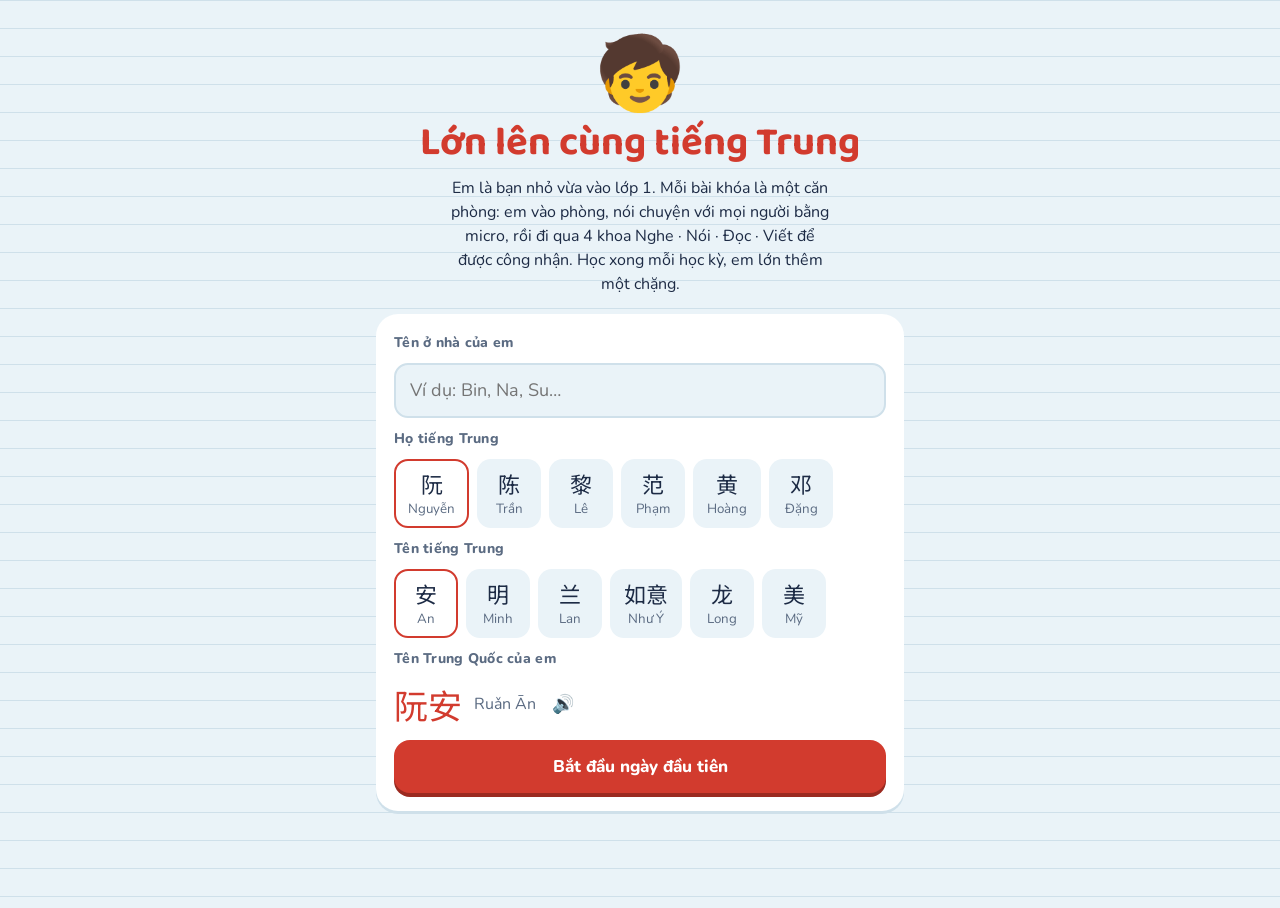
<file: index.html>
<!doctype html>
<html lang="vi">
<head>
<meta charset="utf-8">
<meta name="viewport" content="width=device-width, initial-scale=1, viewport-fit=cover">
<title>Lớn lên cùng tiếng Trung</title>
<meta name="theme-color" content="#D23B2E">
<link rel="manifest" href="manifest.webmanifest">
<link rel="icon" href="icon.svg">
<link rel="preconnect" href="https://fonts.googleapis.com"><link rel="preconnect" href="https://fonts.gstatic.com" crossorigin><link rel="stylesheet" href="https://fonts.googleapis.com/css2?family=Baloo+2:wght@600;800&family=Noto+Sans+SC:wght@500;700&family=Nunito:wght@400;700;800&display=swap">
<link rel="stylesheet" href="style.css">
</head>
<body>
<div id="app"></div>
<script src="vendor/three.min.js"></script>
<script src="vendor/OrbitControls.js"></script>
<script src="vendor/hanzi-writer.min.js"></script>
<script src="content-hk1.js"></script>
<script src="content-hk1b.js"></script>
<script src="content-hk1-book.js"></script>
<script src="content-hk1c.js"></script>
<script src="content-hk3.js"></script>
<script src="content-hk4.js"></script>
<script src="content-hk4b.js"></script>
<script src="strokes-hk1.js"></script>
<script src="world.js"></script>
<script src="app.js"></script>
</body>
</html>
</file>
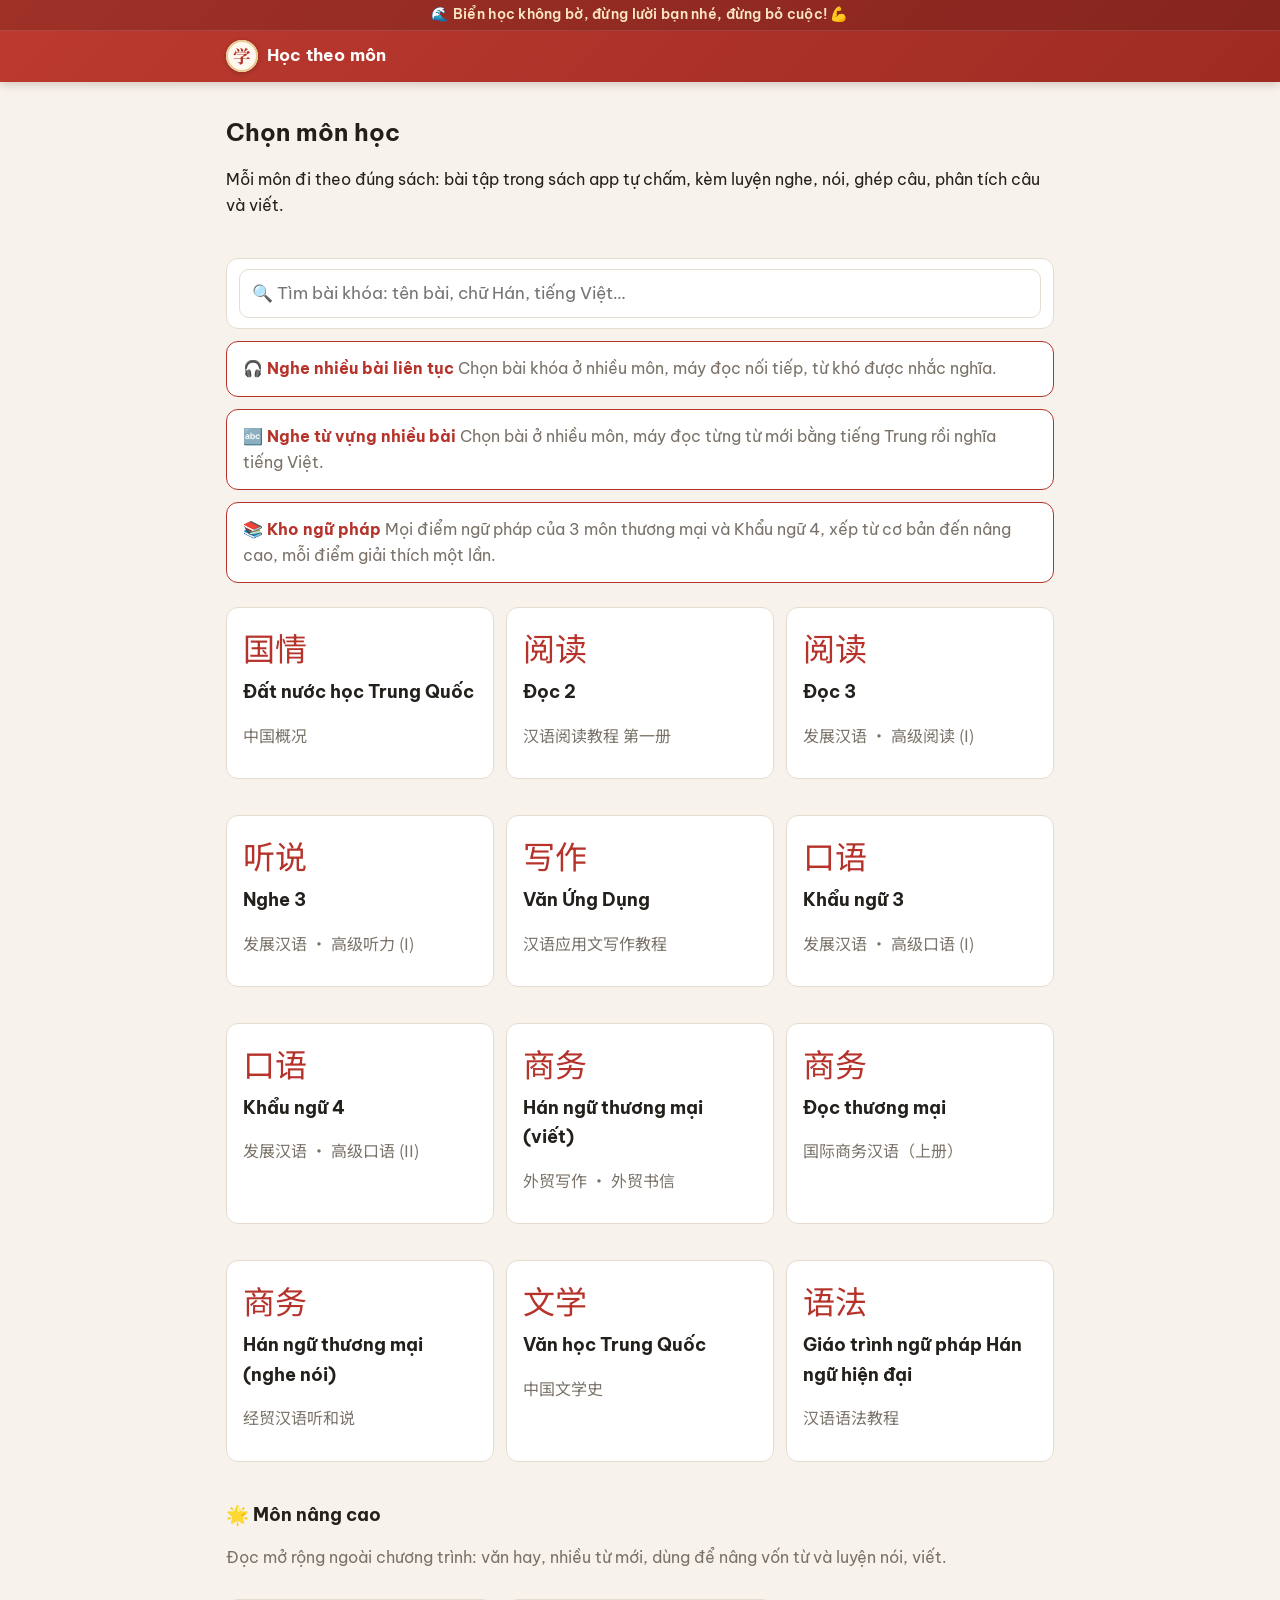
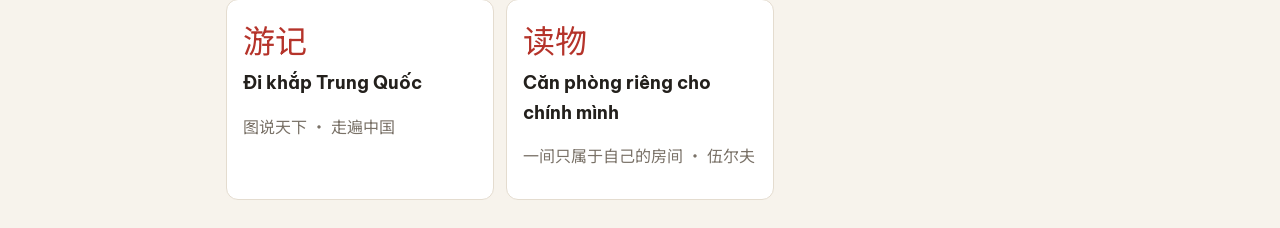
<file: hoc/index.html>
<!doctype html>
<html lang="vi">
<head>
<meta charset="utf-8">
<meta name="viewport" content="width=device-width, initial-scale=1, viewport-fit=cover">
<title>Học tiếng Trung theo môn</title>
<meta name="theme-color" content="#B5332A">
<link rel="manifest" href="manifest.webmanifest">
<link rel="icon" href="icon.svg">
<link rel="stylesheet" href="https://fonts.googleapis.com/css2?family=Noto+Serif+SC:wght@500;700&family=Noto+Sans+SC:wght@400;700&family=Be+Vietnam+Pro:wght@400;600;700&display=swap">
<link rel="stylesheet" href="style.css">
</head>
<body>
<header id="top"><div class="motto">🌊 Biển học không bờ, đừng lười bạn nhé, đừng bỏ cuộc! 💪</div><div class="hbar"><a href="#/" id="home"><span class="logo">学</span><span>Học theo môn</span></a><span id="crumb"></span></div></header>
<script>(function(){var t=document.getElementById('top');function f(){document.documentElement.style.setProperty('--hdr',t.offsetHeight+'px');}f();addEventListener('resize',f);addEventListener('load',f);if(window.ResizeObserver)new ResizeObserver(f).observe(t);})();</script>
<main id="app"></main>
<script src="data/index.js"></script>
<script src="app.js"></script>
</body>
</html>
</file>
<file: style.css>
/* Layout: một cột kiểu vở ô li, thẻ chữ Hán vẽ trên ô 田字格 đỏ; thế giới game sáng, một giao diện cố định */
:root {
  --paper: #EAF3F8;      /* giấy vở xanh nhạt */
  --rule: #CFE0EA;       /* dòng kẻ */
  --ink: #1D2B45;        /* mực xanh than */
  --muted: #5B6B82;
  --card: #FFFFFF;
  --red: #D23B2E;        /* đỏ ô 田字格 */
  --red-soft: #F6D3CE;
  --jade: #128564;       /* đúng */
  --jade-soft: #D3F0E5;
  --sun: #F4B42A;        /* sao */
  --sky: #9ED3EE;
  --f-display: 'Baloo 2', 'Nunito', system-ui, sans-serif;
  --f-body: 'Nunito', system-ui, -apple-system, 'Segoe UI', sans-serif;
  --f-hz: 'Noto Sans SC', 'PingFang SC', 'Microsoft YaHei', 'KaiTi', sans-serif;
  color-scheme: light;
}
html, body { height: 100%; }
body {
  background: var(--paper);
  background-image: linear-gradient(var(--rule) 1px, transparent 1px);
  background-size: 100% 28px;
  color: var(--ink);
  font-family: var(--f-body);
  font-size: 16px;
  line-height: 1.5;
}
#app { max-width: 560px; margin: 0 auto; min-height: 100%; padding-left: max(16px, env(safe-area-inset-left, 0px)); padding-right: max(16px, env(safe-area-inset-right, 0px)); padding-block: 12px 32px; box-sizing: border-box; }
* { box-sizing: border-box; }
button { font: inherit; color: inherit; cursor: pointer; border: 0; background: none; }
button:focus-visible, input:focus-visible { outline: 3px solid var(--red); outline-offset: 2px; }
button:disabled { cursor: default; }
.zh { font-family: var(--f-hz); }
h1, h2, h3 { font-family: var(--f-display); line-height: 1.15; text-wrap: balance; margin: 0; }
.screen { display: flex; flex-direction: column; gap: 14px; }
.hint { color: var(--muted); margin: 0; }
.pad { padding: 0 4px; }

/* thanh trên */
.top { display: flex; align-items: center; gap: 10px; background: var(--card); border-radius: 18px; padding: 8px 10px; box-shadow: 0 2px 0 var(--rule); position: sticky; top: env(safe-area-inset-top, 0px); z-index: 5; }
.me-face { font-size: 30px; line-height: 1; }
.who { display: flex; flex-direction: column; min-width: 0; flex: 1; }
.who b { font-family: var(--f-display); font-size: 18px; }
.who small { color: var(--muted); white-space: nowrap; overflow: hidden; text-overflow: ellipsis; }
.star-count { font-weight: 800; color: var(--ink); background: #FFF4D6; border-radius: 999px; padding: 4px 10px; font-variant-numeric: tabular-nums; }
.star-count::first-letter { color: var(--sun); }
.icon-btn { width: 40px; height: 40px; border-radius: 12px; background: var(--paper); font-size: 20px; font-family: var(--f-hz); font-weight: 700; display: grid; place-items: center; flex: none; }

/* mở đầu */
.hero { text-align: center; padding: 18px 8px 4px; display: flex; flex-direction: column; gap: 10px; align-items: center; }
.hero-face { font-size: 72px; line-height: 1; animation: bob 2.4s ease-in-out infinite; }
.hero h1 { font-size: clamp(30px, 8vw, 40px); color: var(--red); }
.hero p { max-width: 38ch; margin: 0; color: var(--ink); }
.card { background: var(--card); border-radius: 22px; padding: 18px; box-shadow: 0 3px 0 var(--rule); }
.form { display: flex; flex-direction: column; gap: 10px; }
.form label, .form .lbl { font-weight: 800; font-size: 14px; letter-spacing: .02em; color: var(--muted); }
.form input[type=text] { font: inherit; font-size: 18px; padding: 12px 14px; border-radius: 14px; border: 2px solid var(--rule); background: var(--paper); color: var(--ink); }
.chips { display: flex; flex-wrap: wrap; gap: 8px; }
.chip { display: flex; flex-direction: column; align-items: center; padding: 6px 12px; border-radius: 14px; background: var(--paper); border: 2px solid transparent; min-width: 64px; }
.chip .zh { font-size: 22px; }
.chip small { color: var(--muted); }
.chip.on { border-color: var(--red); background: #FFF; }
.name-preview { display: flex; align-items: center; gap: 12px; }
.name-preview .zh { font-size: 34px; color: var(--red); }
.name-preview .py { color: var(--muted); }

/* nút */
.btn { padding: 14px 18px; border-radius: 16px; font-weight: 800; font-size: 17px; background: var(--card); box-shadow: 0 3px 0 var(--rule); }
.btn.primary { background: var(--red); color: #fff; box-shadow: 0 4px 0 #9B2A20; }
.btn.danger { background: var(--red-soft); color: #8E2218; box-shadow: none; }
.btn:active { transform: translateY(2px); box-shadow: none; }
.speak { font-size: 18px; padding: 4px; border-radius: 10px; }

/* hành trình lớn lên */
.journey { display: grid; grid-template-columns: repeat(4, 1fr); gap: 8px; position: relative; }
.stage { display: flex; flex-direction: column; align-items: center; padding: 8px 4px; border-radius: 16px; background: var(--card); border: 2px solid transparent; }
.stage-face { font-size: 30px; line-height: 1.1; }
.stage b { font-family: var(--f-display); }
.stage small { color: var(--muted); font-size: 12px; text-align: center; }
.stage.on { border-color: var(--red); }
.stage.locked .stage-face { filter: grayscale(1); opacity: .45; }
.stage.done b::after { content: ' ★'; color: var(--sun); }
.sem-head { padding: 0 4px; }
.sem-head h2 { font-size: 26px; }
.sem-head p { margin: 4px 0 0; }
.sem-head small { color: var(--muted); }

/* danh sách ngày */
.days { list-style: none; margin: 0; padding: 0; display: flex; flex-direction: column; gap: 10px; }
.day { width: 100%; display: grid; grid-template-columns: 68px 1fr auto; gap: 12px; align-items: center; text-align: left; padding: 12px; border-radius: 20px; background: var(--card); box-shadow: 0 3px 0 var(--rule); border-left: 8px solid var(--scene, var(--sky)); }
.day.shut { opacity: .55; }
.clock { display: flex; flex-direction: column; align-items: center; background: var(--paper); border-radius: 14px; padding: 6px 4px; }
.clock b { font-family: var(--f-display); font-size: 18px; font-variant-numeric: tabular-nums; }
.clock small { color: var(--muted); font-size: 12px; }
.day-body { min-width: 0; }
.day-vi { font-weight: 800; }
.day-zh { font-family: var(--f-hz); font-size: 20px; color: var(--red); }
.day-py { color: var(--muted); font-size: 14px; }
.stars { color: var(--sun); font-size: 18px; letter-spacing: 1px; }
.locked-note p { margin: 6px 0 0; color: var(--muted); }

/* màu cảnh */
.scene-bedroom { --scene: #F7B9A0; --sceneBg: linear-gradient(180deg, #FFD9C2, #FCEFD8); }
.scene-kitchen { --scene: #F4C95D; --sceneBg: linear-gradient(180deg, #FFE9A8, #FFF6DB); }
.scene-street { --scene: #8CC8A4; --sceneBg: linear-gradient(180deg, #BFE6F7 60%, #A7D9B4 60%); }
.scene-gate { --scene: #E98E78; --sceneBg: linear-gradient(180deg, #C9E9FA 55%, #E9B8A6 55%); }
.scene-living { --scene: #B9A3E3; --sceneBg: linear-gradient(180deg, #E5DAFA, #F6F1FF); }
.scene-classroom { --scene: #3E8D6D; --sceneBg: linear-gradient(180deg, #2F6E55 62%, #C8A27A 62%); }
.scene-canteen { --scene: #F09B4E; --sceneBg: linear-gradient(180deg, #FFD6A8, #FFF0DF); }
.scene-market { --scene: #E6604E; --sceneBg: repeating-linear-gradient(90deg, #F8C9C1 0 22px, #FFF 22px 44px); }

/* bài học */
.lesson-head { display: flex; justify-content: space-between; align-items: center; gap: 10px; padding: 12px 14px; border-radius: 18px; background: var(--sceneBg, var(--card)); }
.lesson-head small { display: block; font-weight: 700; color: var(--ink); opacity: .75; }
.lesson-head b { font-family: var(--f-display); font-size: 20px; }
.scene-classroom.lesson-head { color: #fff; }
.scene-classroom.lesson-head small { color: #fff; }
.lesson-zh { font-family: var(--f-hz); font-size: 20px; background: rgba(255,255,255,.85); color: var(--red); border-radius: 12px; padding: 2px 10px; flex: none; }
.progress { display: flex; gap: 4px; }
.progress span { flex: 1; height: 8px; border-radius: 4px; background: var(--rule); }
.progress .d { background: var(--jade); }
.progress .c { background: var(--red); }
.dock { position: sticky; bottom: 0; display: flex; flex-direction: column; gap: 10px; padding: 12px 0 calc(8px + env(safe-area-inset-bottom, 0px)); background: linear-gradient(transparent, var(--paper) 18px); }
.dock.row { flex-direction: row; flex-wrap: wrap; }
.dock.row .btn { flex: 1 1 200px; }

/* câu chuyện */
.story { display: flex; flex-direction: column; gap: 10px; }
.stage-art { height: 86px; border-radius: 18px; background: var(--sceneBg); display: grid; place-items: center; overflow: hidden; }
.stage-art .prop { font-size: 40px; letter-spacing: 14px; }
.chat { display: flex; flex-direction: column; gap: 10px; }
.msg { display: flex; gap: 8px; align-items: flex-end; animation: pop .25s ease-out; }
.msg .face { font-size: 34px; line-height: 1; flex: none; }
.msg .bub { position: relative; background: var(--card); border-radius: 18px 18px 18px 6px; padding: 8px 40px 10px 12px; box-shadow: 0 2px 0 var(--rule); min-width: 0; max-width: 85%; }
.msg .bub .speak { position: absolute; right: 6px; top: 6px; }
.msg .name { color: var(--muted); font-weight: 700; font-size: 12px; }
.msg.me { flex-direction: row-reverse; }
.msg.me .bub { background: #FFE9E5; border-radius: 18px 18px 6px 18px; }
.msg.panda .bub { background: #F2F7EE; padding-right: 12px; }
.narr { margin: 2px 0 0; }
.hz-block .zh { font-size: 24px; line-height: 1.3; }
.hz-block .py { color: var(--red); font-size: 15px; }
.hz-block .vi { color: var(--muted); font-size: 14px; }
.hz-block.big { text-align: center; }
.hz-block.big .zh { font-size: 38px; }
.prompt { margin: 0; font-weight: 800; }
.opts { display: flex; flex-direction: column; gap: 8px; }
.opt { text-align: left; background: var(--card); border: 2px solid var(--rule); border-radius: 16px; padding: 10px 14px; }
.opt:hover:not(:disabled) { border-color: var(--red); }
.opt:disabled { opacity: .4; text-decoration: line-through; }

/* thẻ từ, ô 田字格 */
.vocab-grid { display: grid; grid-template-columns: repeat(auto-fill, minmax(118px, 1fr)); gap: 10px; }
.vcard { display: flex; flex-direction: column; align-items: center; gap: 2px; background: var(--card); border-radius: 18px; padding: 10px 6px 12px; box-shadow: 0 3px 0 var(--rule); }
.vcard .pic { font-size: 26px; }
.tzg { --s: 68px; min-width: var(--s); height: var(--s); padding: 0 4px; display: grid; place-items: center; font-size: 40px; line-height: 1; color: var(--ink); border: 2px solid var(--red);
  background:
    linear-gradient(var(--red-soft), var(--red-soft)) center / 100% 1px no-repeat,
    linear-gradient(90deg, transparent calc(50% - .5px), var(--red-soft) calc(50% - .5px), var(--red-soft) calc(50% + .5px), transparent calc(50% + .5px)),
    #FFFCFB; }
.vcard .py { color: var(--red); font-weight: 700; }
.vcard .vi { color: var(--muted); font-size: 13px; text-align: center; }

/* trò chơi */
.quiz { display: flex; flex-direction: column; gap: 12px; align-items: stretch; }
.big-speak { align-self: center; width: 96px; height: 96px; border-radius: 50%; background: var(--red); color: #fff; font-size: 42px; box-shadow: 0 5px 0 #9B2A20; }
.pick-grid { display: grid; grid-template-columns: 1fr 1fr; gap: 10px; }
.pick { background: var(--card); border-radius: 18px; padding: 14px 8px; display: flex; flex-direction: column; align-items: center; gap: 4px; border: 3px solid transparent; box-shadow: 0 3px 0 var(--rule); }
.pick .pic { font-size: 44px; line-height: 1.1; }
.pick small { color: var(--muted); }
.pick:disabled:not(.right) { opacity: .35; }
.right { border-color: var(--jade) !important; background: var(--jade-soft) !important; }
.tone-char { align-self: center; display: flex; flex-direction: column; align-items: center; background: var(--card); border-radius: 22px; padding: 12px 30px; box-shadow: 0 3px 0 var(--rule); }
.tone-char .zh { font-size: 64px; line-height: 1.2; }
.tone-char small { color: var(--muted); }
.tone-grid { display: grid; grid-template-columns: repeat(4, 1fr); gap: 8px; }
.tone-btn { display: flex; flex-direction: column; align-items: center; background: var(--card); border-radius: 16px; padding: 10px 2px; border: 3px solid transparent; box-shadow: 0 3px 0 var(--rule); }
.tone-btn .contour { width: 40px; height: 40px; color: var(--red); }
.tone-btn b { font-size: 14px; }
.tone-btn small { font-size: 12px; color: var(--muted); }
.tone-btn:disabled:not(.right) { opacity: .35; }
.answer { margin: 0; text-align: center; font-weight: 800; font-size: 18px; }
.match { display: grid; grid-template-columns: 1fr 1fr; gap: 10px; }
.col { display: flex; flex-direction: column; gap: 8px; }
.m-card { min-height: 64px; background: var(--card); border-radius: 16px; border: 3px solid transparent; box-shadow: 0 3px 0 var(--rule); display: flex; flex-direction: column; align-items: center; justify-content: center; padding: 6px; }
.m-card .zh { font-size: 26px; }
.m-card small { color: var(--muted); text-align: center; }
.m-card .pic { font-size: 22px; }
.m-card.sel { border-color: var(--red); }
.m-card.ok { border-color: var(--jade); background: var(--jade-soft); opacity: .7; }
.gram { display: flex; flex-direction: column; gap: 12px; }
.gcard { background: var(--card); border-radius: 20px; padding: 14px 16px; box-shadow: 0 3px 0 var(--rule); }
.gcard h3 { font-size: 20px; color: var(--red); }
.gcard p { margin: 6px 0 10px; }
.exs { display: flex; flex-direction: column; gap: 6px; }
.ex { display: flex; justify-content: space-between; align-items: center; gap: 8px; text-align: left; background: var(--paper); border-radius: 14px; padding: 8px 12px; }
.target { margin: 0; font-size: 18px; font-weight: 800; text-align: center; }
.answer-row, .bank { min-height: 66px; display: flex; flex-wrap: wrap; gap: 8px; justify-content: center; align-content: center; padding: 10px; border-radius: 18px; }
.answer-row { background: var(--card); border: 3px dashed var(--rule); }
.tile { font-size: 26px; padding: 6px 14px; border-radius: 14px; background: #FFF4D6; box-shadow: 0 3px 0 #E7CF8E; }
.answer-row .tile { background: #FFE9E5; box-shadow: 0 3px 0 var(--red-soft); }
.done { text-align: center; display: flex; flex-direction: column; gap: 10px; align-items: center; padding: 20px 6px; }
.big-stars { font-size: 64px; color: var(--sun); letter-spacing: 6px; animation: pop .5s ease-out; }
.done p { margin: 0; max-width: 40ch; }
.grow { background: var(--jade-soft); border-radius: 16px; padding: 10px 14px; font-weight: 800; }

/* sổ từ, cài đặt */
.book { display: flex; flex-direction: column; gap: 16px; }
.book h3 { font-size: 16px; color: var(--muted); margin-bottom: 6px; }
.book-grid { display: flex; flex-direction: column; gap: 6px; }
.brow { display: grid; grid-template-columns: minmax(64px, auto) minmax(80px, auto) 1fr; gap: 12px; align-items: baseline; text-align: left; background: var(--card); border-radius: 12px; padding: 8px 12px; }
.brow .zh { font-size: 24px; }
.brow .py { color: var(--red); }
.brow .vi { color: var(--muted); min-width: 0; }
.switch { display: flex; align-items: center; gap: 10px; font-weight: 700; color: var(--ink) !important; font-size: 16px !important; }
.switch input { width: 22px; height: 22px; accent-color: var(--red); }
input[type=range] { accent-color: var(--red); width: 100%; }
.confirm { background: var(--red-soft); border-radius: 16px; padding: 12px; }
.confirm p { margin: 0 0 10px; }
.row { display: flex; gap: 8px; flex-wrap: wrap; }
.fine { color: var(--muted); font-size: 13px; margin: 0; }
hr { border: 0; border-top: 2px dashed var(--rule); width: 100%; }

.toast { position: fixed; left: 50%; bottom: calc(24px + env(safe-area-inset-bottom, 0px)); transform: translateX(-50%); background: var(--ink); color: #fff; padding: 10px 16px; border-radius: 14px; max-width: min(92vw, 480px); z-index: 20; animation: pop .2s ease-out; transition: opacity .4s; }
.toast.out { opacity: 0; }
.shake { animation: shake .4s; }
@keyframes shake { 20%, 60% { transform: translateX(-6px); } 40%, 80% { transform: translateX(6px); } }
@keyframes pop { from { transform: scale(.92); opacity: 0; } to { transform: none; opacity: 1; } }
@keyframes bob { 50% { transform: translateY(-6px); } }
@media (prefers-reduced-motion: reduce) { *, *::before, *::after { animation: none !important; transition: none !important; } }
@media (max-width: 380px) { .day { grid-template-columns: 58px 1fr auto; gap: 8px; } .tone-grid { grid-template-columns: 1fr 1fr; } }
.opts.row { flex-direction: row; flex-wrap: wrap; justify-content: center; }
.tile.blank { background: var(--card); box-shadow: inset 0 0 0 2px var(--red); color: var(--red); }
.picture { font-size: 52px; text-align: center; padding: 22px 10px; border-radius: 22px; background: var(--sceneBg, var(--card)); letter-spacing: 6px; line-height: 1.3; box-shadow: 0 3px 0 var(--rule); }
.opt .zh { font-size: 22px; }
.opt.right:disabled { opacity: 1; text-decoration: none; }
.help-fab { position: fixed; right: max(16px, env(safe-area-inset-right, 0px)); bottom: calc(96px + env(safe-area-inset-bottom, 0px)); z-index: 8; background: var(--sun); color: var(--ink); font-weight: 800; padding: 10px 14px; border-radius: 999px; box-shadow: 0 4px 0 #B9851A; }
.help { position: fixed; inset: 0; z-index: 30; background: rgba(29, 43, 69, .45); display: flex; align-items: flex-end; justify-content: center; padding: 0 max(12px, env(safe-area-inset-right, 0px)) env(safe-area-inset-bottom, 0px) max(12px, env(safe-area-inset-left, 0px)); }
.help-box { background: var(--paper); width: 100%; max-width: 560px; max-height: 80%; border-radius: 22px 22px 0 0; padding: 14px; display: flex; flex-direction: column; gap: 10px; animation: pop .2s ease-out; }
.help-top { display: flex; justify-content: space-between; align-items: center; font-family: var(--f-display); font-size: 18px; }
.help-box input { font: inherit; font-size: 17px; padding: 12px 14px; border-radius: 14px; border: 2px solid var(--rule); background: var(--card); color: var(--ink); }
.help-res { overflow-y: auto; display: flex; flex-direction: column; gap: 6px; min-height: 0; }

/* ============ Bản 2: thế giới 3D, khung chat, 4 khoa ============ */
body.in-game { overflow: hidden; background: #1D2B45; }
body.in-game #app { max-width: none; padding: 0; height: 100vh; height: 100dvh; position: relative; overflow: hidden; }
.world { position: absolute; inset: 0; background: linear-gradient(#7EC8F0, #D8F0FF); }
.world-canvas { display: block; width: 100%; height: 100%; touch-action: none; }
.label-layer { position: absolute; inset: 0; pointer-events: none; overflow: hidden; }
.npc-label { position: absolute; left: 0; top: 0; pointer-events: auto; display: flex; align-items: center; gap: 6px; white-space: nowrap;
  background: rgba(255, 255, 255, .94); border-radius: 999px; padding: 3px 10px 3px 6px; box-shadow: 0 2px 6px rgba(0, 0, 0, .18); font-size: 13px; line-height: 1.15; }
.npc-label i { width: 9px; height: 9px; border-radius: 50%; background: var(--jade); flex: none; }
.npc-label b { font-family: var(--f-hz); font-size: 14px; }
.npc-label small { color: var(--muted); font-size: 11px; }
.npc-label.me { background: var(--sun); pointer-events: none; }
.npc-label.me i { background: var(--red); }
.npc-label.quest::before { content: '❗'; position: absolute; left: calc(50% - 10px); top: -26px; font-size: 20px; animation: bob 1.2s ease-in-out infinite; }
.npc-label.quest { outline: 3px solid var(--sun); }

.hud { position: absolute; top: calc(8px + env(safe-area-inset-top, 0px)); left: 8px; right: 8px; z-index: 6; display: flex; align-items: center; gap: 6px;
  background: rgba(255, 255, 255, .92); border-radius: 16px; padding: 6px 8px; box-shadow: 0 3px 10px rgba(0, 0, 0, .15); }
.hud .who b { font-size: 16px; white-space: nowrap; overflow: hidden; text-overflow: ellipsis; }
.hud .who small { font-size: 12px; }
.hud .icon-btn { width: 36px; height: 36px; font-size: 18px; }
.room-tabs { position: absolute; top: calc(66px + env(safe-area-inset-top, 0px)); left: 8px; right: 8px; z-index: 5; display: flex; gap: 6px; overflow-x: auto; scrollbar-width: none; padding-bottom: 4px; }
.room-tabs::-webkit-scrollbar { display: none; }
.rtab { position: relative; flex: none; display: flex; flex-direction: column; align-items: center; min-width: 64px; padding: 4px 10px; border-radius: 14px;
  background: rgba(255, 255, 255, .85); box-shadow: 0 2px 0 rgba(0, 0, 0, .12); line-height: 1.15; }
.rtab b { font-family: var(--f-hz); font-size: 17px; }
.rtab small { font-size: 11px; color: var(--muted); white-space: nowrap; }
.rtab.on { background: var(--ink); color: #fff; }
.rtab.on small { color: #CFE0EA; }
.rtab.quest::after { content: '!'; position: absolute; top: -4px; right: -2px; width: 16px; height: 16px; border-radius: 50%; background: var(--sun); color: var(--ink); font-weight: 800; font-size: 12px; display: grid; place-items: center; }
.rtab.k-nghe b { color: #1F8FB8; } .rtab.k-noi b { color: #C2457E; } .rtab.k-doc b { color: #128564; } .rtab.k-viet b { color: #3E4C6B; }
.rtab.on b { color: #fff; }

.chat-panel { position: absolute; left: 8px; bottom: calc(8px + env(safe-area-inset-bottom, 0px)); z-index: 6; width: min(420px, calc(100% - 16px)); max-height: 46%;
  display: flex; flex-direction: column; background: rgba(234, 243, 248, .96); border-radius: 18px; box-shadow: 0 6px 18px rgba(0, 0, 0, .22); overflow: hidden; }
.chat-head { display: flex; align-items: center; justify-content: space-between; gap: 8px; padding: 6px 8px 6px 12px; background: var(--ink); color: #fff; }
.chat-head b { font-family: var(--f-hz); font-size: 15px; white-space: nowrap; overflow: hidden; text-overflow: ellipsis; }
.icon-btn.sm { width: 30px; height: 30px; font-size: 14px; background: rgba(255, 255, 255, .15); color: #fff; }
.chat-panel.min .chat-log, .chat-panel.min .chat-dock { display: none; }
.chat-panel.min .icon-btn.sm { transform: rotate(180deg); }
.chat-log { overflow-y: auto; padding: 8px 10px; display: flex; flex-direction: column; gap: 8px; min-height: 40px; flex: 1 1 auto; }
.chat-log .msg .face { font-size: 26px; }
.chat-log .msg .bub { max-width: 88%; padding: 6px 36px 8px 10px; }
.chat-log .hz-block .zh { font-size: 19px; }
.chat-dock { padding: 8px 10px 10px; border-top: 1px solid var(--rule); display: flex; flex-direction: column; gap: 8px; flex: none; max-height: 60%; overflow-y: auto; }
.chat-dock .btn { padding: 10px 14px; font-size: 15px; }
.chat-dock .opt { padding: 8px 12px; }
.row.wrap { flex-wrap: wrap; }
.btn.ghost { background: transparent; box-shadow: inset 0 0 0 2px var(--rule); }
.prompt { margin: 0; font-weight: 800; }

/* micro */
.mic-box { display: flex; align-items: center; gap: 12px; background: var(--card); border-radius: 16px; padding: 8px 10px; }
.mic-btn { width: 58px; height: 58px; border-radius: 50%; background: var(--red); color: #fff; font-size: 26px; flex: none; box-shadow: 0 4px 0 #9B2A20; display: grid; place-items: center; }
.mic-btn.on { animation: pulse 1s ease-in-out infinite; background: var(--jade); box-shadow: 0 4px 0 #0B5C45; }
.mic-btn.off { background: #9AA5B1; box-shadow: 0 4px 0 #6B7684; }
.mic-btn:disabled { opacity: .5; }
.mic-text { min-width: 0; flex: 1; }
.mic-status { margin: 0; color: var(--muted); font-size: 14px; }
.mic-result { font-size: 22px; letter-spacing: .04em; }
.mic-result .ok { color: var(--jade); }
.mic-result .bad { color: var(--red); text-decoration: underline wavy; }
@keyframes pulse { 0%, 100% { transform: scale(1); } 50% { transform: scale(1.1); } }

/* sheet luyện tập */
.sheet { position: fixed; inset: 0; z-index: 30; background: rgba(29, 43, 69, .5); display: flex; align-items: flex-end; justify-content: center; }
.sheet-box { background: var(--paper); width: 100%; max-width: 640px; height: 92%; border-radius: 22px 22px 0 0; display: flex; flex-direction: column; animation: pop .2s ease-out; overflow: hidden; }
.sheet-top { display: flex; justify-content: space-between; align-items: center; gap: 10px; padding: 12px 16px; background: var(--card); box-shadow: 0 2px 0 var(--rule); }
.sheet-top b { font-family: var(--f-display); font-size: 19px; display: block; }
.sheet-top small { color: var(--muted); }
.sheet.k-nghe .sheet-top { border-top: 6px solid #7ADFFF; } .sheet.k-noi .sheet-top { border-top: 6px solid #FF7AB6; }
.sheet.k-doc .sheet-top { border-top: 6px solid #2FA37A; } .sheet.k-viet .sheet-top { border-top: 6px solid #1D2B45; }
.sheet-body { flex: 1; overflow-y: auto; padding: 14px 16px; display: flex; flex-direction: column; gap: 12px; }
.sheet-dock { padding: 10px 16px calc(12px + env(safe-area-inset-bottom, 0px)); display: flex; flex-direction: column; gap: 8px; }
.sheet-dock:empty { display: none; }
.q-area { display: flex; flex-direction: column; gap: 12px; }
.say-card { position: relative; background: var(--card); border-radius: 18px; padding: 12px 48px 12px 14px; box-shadow: 0 2px 0 var(--rule); display: flex; align-items: center; gap: 12px; }
.say-card .speak { position: absolute; right: 8px; top: 8px; }
.say-card .pic.big { font-size: 54px; line-height: 1; }
.reader { display: flex; flex-direction: column; gap: 6px; }
.rline { display: flex; gap: 10px; align-items: flex-start; text-align: left; background: var(--card); border-radius: 12px; padding: 8px 10px; }
.rline .face { font-size: 22px; }
.rline .zh { font-size: 20px; display: block; }
.rline .py { color: var(--red); display: block; }
.write-grid { align-self: center; position: relative; background: #FFFCF2 url("data:image/svg+xml,%3Csvg xmlns='http://www.w3.org/2000/svg' viewBox='0 0 100 100' preserveAspectRatio='none'%3E%3Cg stroke='%23F0B8B0' stroke-width='0.6' stroke-dasharray='2 2' fill='none'%3E%3Cpath d='M0 0L100 100M100 0L0 100M50 0V100M0 50H100'/%3E%3C/g%3E%3C/svg%3E") center / 100% 100% no-repeat; border: 3px solid var(--red); border-radius: 6px; touch-action: none; }
.write-grid svg { position: relative; }
.ghost-char { position: absolute; inset: 0; display: grid; place-items: center; font-size: 180px; color: rgba(29, 43, 69, .18); }
.py-big { font-size: 26px; color: var(--red); font-weight: 800; }
.tzg-pick .zh { font-size: 34px; }
.kdots { display: flex; gap: 3px; flex: none; }
.kdots span { width: 24px; height: 24px; border-radius: 7px; display: grid; place-items: center; font-family: var(--f-hz); font-size: 13px; background: var(--paper); color: #9AA5B1; }
.kdots span.on { background: var(--jade); color: #fff; }
.day.cur { outline: 3px solid var(--sun); }
.day-room { color: var(--muted); }
.ranks { display: grid; grid-template-columns: repeat(auto-fit, minmax(130px, 1fr)); gap: 8px; }
.rank { background: var(--card); border-radius: 14px; padding: 10px; display: flex; flex-direction: column; }
.rank b { font-family: var(--f-hz); font-size: 26px; line-height: 1; }
.rank small { color: var(--muted); }
.rank.k-nghe b { color: #1F8FB8; } .rank.k-noi b { color: #C2457E; } .rank.k-doc b { color: #128564; } .rank.k-viet b { color: #3E4C6B; }
.help-sheet input { font: inherit; font-size: 17px; padding: 12px 14px; border-radius: 14px; border: 2px solid var(--rule); background: var(--card); color: var(--ink); }
.settings-sheet .form { background: var(--card); border-radius: 18px; padding: 16px; }

/* dự phòng không có 3D */
.world.flat { display: grid; place-items: center; background: linear-gradient(#FFE3C4, #EAF3F8); }
.flat-room { text-align: center; padding: 120px 16px 48%; }
.flat-title { font-family: var(--f-display); font-size: 22px; margin: 0 0 12px; }
.flat-cast { display: flex; flex-wrap: wrap; gap: 10px; justify-content: center; }
.flat-npc { display: flex; flex-direction: column; align-items: center; background: #fff; border-radius: 16px; padding: 8px 12px; box-shadow: 0 3px 0 var(--rule); }
.flat-npc .face { font-size: 40px; line-height: 1; }
.flat-npc.quest { outline: 3px solid var(--sun); }

@media (min-width: 900px) { .chat-panel { max-height: 58%; } }
@media (prefers-reduced-motion: reduce) { .npc-label.quest::before, .mic-btn.on { animation: none; } }

body.in-game .toast { bottom: auto; top: calc(124px + env(safe-area-inset-top, 0px)); }

/* sách giáo trình, khu phố */
.book-tabs { flex: none; position: sticky; top: -14px; z-index: 2; background: var(--paper); padding: 6px 0; flex-wrap: nowrap; overflow-x: auto; scrollbar-width: none; }
.book-tabs .chip { flex: none; min-width: 0; padding: 6px 10px; }
.book-tabs .chip small { white-space: nowrap; font-weight: 700; }
.kw-h { font-family: var(--f-hz); font-size: 17px; color: var(--red); margin-top: 6px; }
.rline.kw .who { flex: none; min-width: 3.2em; font-weight: 700; color: var(--muted); font-size: 15px; padding-top: 3px; }
.rline.kw .vi { display: block; color: var(--muted); }
.rline.kw.me { background: #FFF4D6; }
.say-card.mine { outline: 3px solid var(--sun); }
.npc-label.place { background: #fff; font-size: 14px; padding: 4px 12px 4px 8px; }
.npc-label.place i { width: auto; height: auto; background: none; font-style: normal; font-size: 18px; }
.rtab.town b, .rtab.park b { font-family: inherit; }
/* bài tập đại học */
.typein { width: 100%; box-sizing: border-box; margin: 10px 0 4px; padding: 10px 12px; font: 1.1rem/1.6 inherit; font-family: inherit; border: 2px solid var(--line, #E6D9C2); border-radius: 12px; background: var(--card); color: inherit; resize: vertical; }
.typein:focus { outline: none; border-color: var(--red); }
.cloze { font-size: 1.25rem; line-height: 1.9; }
.cloze .blank { color: var(--red); font-weight: 700; padding: 0 4px; }
.sample { margin-top: 10px; }
</file>
<file: hoc/style.css>
:root {
  --bg: #F7F3EC; --card: #FFFFFF; --ink: #23201C; --muted: #7A7268; --line: #E4DCCF;
  --red: #B5332A; --red-soft: #F6E3DF; --green: #2E7D4F; --green-soft: #E2F2E8; --gold: #C08A1E; --blank: #FFF4D6;
  --hdr: 92px;
}
@media (prefers-color-scheme: dark) {
  :root { --bg: #1B1916; --card: #26231F; --ink: #EDE7DD; --muted: #A59C90; --line: #3A352F; --red: #E0655A; --red-soft: #45241F; --green: #6CC08E; --green-soft: #1F3A2A; --blank: #3D3420; }
}
* { box-sizing: border-box; }
body { margin: 0; background: var(--bg); color: var(--ink); font: 16px/1.6 'Be Vietnam Pro', system-ui, sans-serif; }
a { color: var(--red); text-decoration: none; }
.zh { font-family: 'Noto Sans SC', 'PingFang SC', 'Microsoft YaHei', sans-serif; }
.reading { font-family: 'Noto Serif SC', 'Songti SC', serif; font-size: 1.12rem; line-height: 2; }
.reading.small { font-size: 1rem; line-height: 1.9; }
header { position: sticky; top: 0; z-index: 5; background: linear-gradient(135deg, #BD3A2F 0%, #9E2B23 100%); color: #fff; font-weight: 600; box-shadow: 0 2px 10px rgba(80, 20, 10, .22); }
header a { color: #fff; }
.motto { text-align: center; background: rgba(0, 0, 0, .16); color: #FBE7C2; font-size: .88rem; font-weight: 600; letter-spacing: .02em; line-height: 1.4; padding: 5px 12px; border-bottom: 1px solid rgba(255, 255, 255, .12); }
.hbar { max-width: 860px; margin: 0 auto; padding: 9px 16px 10px; display: flex; flex-wrap: wrap; align-items: center; gap: 4px 6px; }
#home { display: inline-flex; align-items: center; gap: 9px; font-size: 1.08rem; font-weight: 700; letter-spacing: .01em; }
#home .logo { display: inline-grid; place-items: center; width: 32px; height: 32px; border-radius: 50%; background: #FFF8EE; color: #B5332A; font-family: 'Noto Serif SC', serif; font-size: 1.1rem; box-shadow: 0 1px 4px rgba(0, 0, 0, .25), inset 0 0 0 2px #E9C98F; }
#crumb { font-weight: 500; font-size: .95rem; opacity: .95; }
#crumb a { color: #fff; text-decoration: none; border-bottom: 1px solid rgba(255, 255, 255, .5); }
#crumb a:hover { border-bottom-color: #fff; }
main { max-width: 860px; margin: 0 auto; padding: 16px; }
h1 { font-size: 1.5rem; margin: .3em 0; } h2 { font-size: 1.15rem; margin: .2em 0; } h3 { font-size: 1.05rem; margin: 0 0 .6em; }
.muted { color: var(--muted); }
.hero { padding: 8px 0 12px; }
.card { background: var(--card); border: 1px solid var(--line); border-radius: 12px; padding: 14px 16px; margin: 12px 0; }
.grid { display: grid; grid-template-columns: repeat(auto-fill, minmax(200px, 1fr)); gap: 12px; }
.subj { color: var(--ink); display: block; }
.subj .big { font-size: 2rem; color: var(--red); }
.btn { display: inline-block; border: 0; border-radius: 9px; background: var(--red); color: #fff; padding: 9px 14px; font: inherit; font-weight: 600; cursor: pointer; margin: 3px 4px 3px 0; }
.btn.ghost { background: transparent; color: var(--red); border: 1px solid var(--red); }
.btn.on { background: var(--red); color: #fff; }
.btn.sm { padding: 5px 10px; font-size: .9rem; }
.btn.block { display: block; width: 100%; text-align: left; font-size: 1.15rem; margin: 6px 0; }
.btn.right { background: var(--green); border-color: var(--green); color: #fff; }
.btn.wrong { background: var(--red); color: #fff; }
.bar { display: flex; flex-wrap: wrap; align-items: center; gap: 6px; margin: 8px 0; }
.bar.sticky { position: sticky; bottom: 0; background: var(--bg); padding: 8px 0; border-top: 1px solid var(--line); }
.lesson summary { cursor: pointer; font-size: 1.05rem; }
.texts { margin-top: 8px; }
.trow { display: flex; align-items: center; gap: 10px; padding: 9px 4px; border-top: 1px solid var(--line); color: var(--ink); }
.trow.sub { color: var(--red); font-size: .95rem; }
.trow .tt { flex: 1; }
.tag { font-family: 'Noto Sans SC', sans-serif; font-size: .78rem; background: var(--red-soft); color: var(--red); border-radius: 6px; padding: 1px 7px; white-space: nowrap; }
.score { font-size: .85rem; color: var(--muted); min-width: 40px; text-align: right; }
.score.good { color: var(--green); font-weight: 700; }
.thead { display: flex; flex-wrap: wrap; align-items: baseline; gap: 10px; }
.tabs { display: flex; gap: 4px; overflow-x: auto; border-bottom: 2px solid var(--line); margin: 8px 0 4px; scrollbar-width: none; }
.tabs a { white-space: nowrap; padding: 8px 10px; color: var(--muted); border-bottom: 3px solid transparent; margin-bottom: -2px; font-size: .95rem; }
.tabs a.on { color: var(--red); border-color: var(--red); font-weight: 700; }
.tip { background: var(--blank); border-radius: 9px; padding: 8px 12px; font-size: .93rem; }
.pn { color: var(--muted); font-size: .8rem; margin-right: 4px; font-family: 'Be Vietnam Pro', sans-serif; }
.src { text-align: right; color: var(--muted); font-size: .9rem; }
.nw { border-bottom: 2px dotted var(--gold); cursor: pointer; }
.gloss { display: inline-block; background: var(--ink); color: var(--bg); font-size: .85rem; line-height: 1.4; border-radius: 6px; padding: 2px 8px; margin: 0 4px; font-family: 'Be Vietnam Pro', sans-serif; }
.blank { display: inline-block; min-width: 3em; text-align: center; background: var(--blank); border-bottom: 2px solid var(--gold); font-size: .85rem; margin: 0 2px; }
.notes { display: grid; grid-template-columns: auto 1fr; gap: 4px 12px; margin: 8px 0 0; }
.notes dt { font-weight: 700; } .notes dd { margin: 0; color: var(--muted); }
.clock { font-variant-numeric: tabular-nums; font-weight: 700; min-width: 3em; }
.ex h3 { font-weight: 700; }
.q { padding: 8px 10px; margin: 6px -10px; border-radius: 9px; border-left: 4px solid transparent; }
.q.row { display: flex; align-items: center; gap: 6px; }
.q p { margin: .2em 0; }
.right { border-left-color: var(--green) !important; background: var(--green-soft); }
.wrong { border-left-color: var(--red) !important; background: var(--red-soft); }
select.right, select.wrong { border: 2px solid; } select.right { border-color: var(--green); } select.wrong { border-color: var(--red); }
.opt { display: block; padding: 4px 6px; border-radius: 6px; cursor: pointer; }
.opt.key { outline: 2px solid var(--green); }
.optlist { margin: 0 0 8px; padding-left: 1.6em; }
select, input, textarea { font: inherit; color: var(--ink); background: var(--card); border: 1px solid var(--line); border-radius: 8px; padding: 6px 8px; }
textarea { width: 100%; resize: vertical; }
input.short { width: 6em; margin: 0 4px; }
.bsel { font-size: .95rem; padding: 2px 4px; margin: 0 2px; max-width: 12em; }
.ref { background: var(--blank); border-radius: 8px; padding: 6px 10px; }
.key-show { color: var(--green); font-weight: 700; }
.result { font-weight: 700; margin: 0 6px; }
.pool, .line { display: flex; flex-wrap: wrap; gap: 6px; min-height: 40px; padding: 6px; border-radius: 8px; }
.line { border: 1px dashed var(--line); margin-bottom: 6px; }
.stack .pool, .stack .line { flex-direction: column; align-items: stretch; }
.chip { font: inherit; background: var(--card); color: var(--ink); border: 1px solid var(--line); border-radius: 8px; padding: 5px 9px; cursor: pointer; text-align: left; }
.chip.on { background: var(--red-soft); border-color: var(--red); }
.chips { display: flex; flex-wrap: wrap; gap: 6px; }
.fc { text-align: center; }
.fc .huge { font-size: 2.6rem; margin: .2em 0; }
.fc .big, p.big { font-size: 1.25rem; }
.fc .bar { justify-content: center; }
.wrongb { color: var(--red); }
mark { background: var(--red-soft); color: var(--red); font-weight: 700; }
.say p.zh { font-size: 1.1rem; margin: 0; }
.an b { color: var(--red); }
.pager { display: flex; justify-content: space-between; gap: 8px; margin: 20px 0; }
.pager .btn { font-family: 'Noto Sans SC', sans-serif; max-width: 48%; overflow: hidden; text-overflow: ellipsis; white-space: nowrap; }
@media (max-width: 520px) { main { padding: 12px; } h1 { font-size: 1.3rem; } .motto { font-size: min(.8rem, 3.1vw); padding: 4px 6px; letter-spacing: 0; } .hbar { padding: 8px 12px; } #home { font-size: 1rem; } #home .logo { width: 28px; height: 28px; font-size: 1rem; } }
.ref { white-space: pre-line; }
.reading.pre p { white-space: pre-line; }
.reading.fmt { border: 1px solid var(--line, #ddd); border-radius: 8px; padding: 12px 16px; }
.reading.fmt p { text-indent: 2em; margin: .2em 0; }
.reading.fmt p.c { text-align: center; text-indent: 0; font-weight: 600; }
.reading.fmt p.r { text-align: right; text-indent: 0; }
.reading.fmt p.l { text-indent: 0; }
.rate-sel { font: inherit; font-size: .9em; padding: 6px 8px; border: 1px solid var(--line, #ccc); border-radius: 8px; background: #fff; color: #222; }
h2.sec { margin: 1.4em 0 .2em; }
.gram h3{margin:1.2em 0 .4em;font-size:1.05em;color:var(--accent,#b0413e)}
.gram p{line-height:1.75}
.vi-lec summary { cursor: pointer; font-weight: 700; color: var(--red); }
.vi-lec h4 { margin: 14px 0 4px; font-size: 1rem; color: var(--red); }
.vi-lec p { margin: 4px 0; }
/* sách đọc: câu khó */
.hs { background: color-mix(in srgb, var(--gold) 16%, transparent); border-radius: 4px; cursor: pointer; padding: 1px 0; }
.hs sup { color: var(--red); font-size: .7em; margin-right: 1px; }
.hs-box { border-left: 3px solid var(--gold); background: var(--blank); border-radius: 0 8px 8px 0; padding: 6px 12px; margin: 8px 0; font-family: 'Be Vietnam Pro', sans-serif; font-size: .95rem; text-indent: 0; }
.hs-box p { margin: 3px 0; }
.hs-box .zh { font-family: inherit; }
/* sách đọc: từ vựng ngay cạnh bài */
main.wide { max-width: 1180px; }
.rd-wrap { display: grid; grid-template-columns: minmax(0, 1fr) 300px; gap: 18px; align-items: start; }
.rd-side { position: sticky; top: calc(var(--hdr) + 10px); max-height: calc(100vh - var(--hdr) - 26px); overflow-y: auto; background: var(--card); border: 1px solid var(--line); border-radius: 12px; padding: 10px 14px; }
.rd-side h3 { margin: 0 0 6px; font-size: 1rem; color: var(--red); }
.rd-side .notes { grid-template-columns: auto 1fr; font-size: .92rem; }
.rd-side .on { background: var(--blank); border-radius: 4px; }
.rd-fab, .rd-close { display: none; }
@media (max-width: 900px) {
  .rd-wrap { display: block; }
  .rd-side { position: fixed; left: 0; right: 0; bottom: 0; top: auto; max-height: 55vh; border-radius: 14px 14px 0 0; z-index: 20; transform: translateY(105%); transition: transform .2s; box-shadow: 0 -4px 18px rgba(0,0,0,.18); }
  body.rd-open .rd-side { transform: none; }
  .rd-fab { display: block; position: fixed; right: 16px; bottom: 18px; z-index: 19; border-radius: 50%; width: 52px; height: 52px; font-size: 1.4rem; padding: 0; box-shadow: 0 3px 10px rgba(0,0,0,.25); }
  .rd-close { display: inline-block; position: absolute; top: 8px; right: 10px; }
}
/* nghe nhiều bài liên tục */
.pl-cta { display: block; color: var(--ink); border-color: var(--red); }
.pl-cta b { color: var(--red); }
.pl-subj summary { cursor: pointer; }
.pl-subj summary input, .pl-row input { width: 18px; height: 18px; vertical-align: middle; accent-color: var(--red); }
.pl-row { cursor: pointer; }
.pl-kind { font-size: .8rem; white-space: nowrap; }
.pl-opt { display: inline-flex; align-items: center; gap: 4px; margin-right: 12px; font-size: .95rem; }
.pl-head h1 { margin-top: 0; }
.pl-hint { position: sticky; top: var(--hdr); z-index: 4; border-left: 4px solid var(--gold); min-height: 64px; max-height: 34vh; overflow-y: auto; }
.pl-hint h3 { font-size: .95rem; color: var(--gold); margin: 0 0 4px; }
.pl-hint .notes dt { font-size: 1.15rem; }
.pl-hint .notes dd { color: var(--ink); }
.pl-py { color: var(--red); font-weight: 600; }
.pl-art .pl-s { cursor: pointer; border-radius: 4px; }
.pl-art .pl-s.on { background: var(--blank); box-shadow: 0 0 0 2px var(--blank); }
.pl-art .nw.hot { background: color-mix(in srgb, var(--gold) 35%, transparent); border-bottom-style: solid; }
.pl-queue li.on { font-weight: 700; }
.pl-queue a { color: var(--ink); }
.pl-ctl .btn { margin: 0; }
/* nghe từ vựng */
.tw-card { text-align: center; position: sticky; top: var(--hdr); z-index: 4; border-left: 4px solid var(--gold); }
.tw-w { font-size: 2.6rem; margin: 0; line-height: 1.3; }
.tw-py { font-size: 1.15rem; margin: 0; }
.tw-vi { font-size: 1.15rem; margin: 4px 0; font-weight: 600; }
.tw-ex { font-size: 1.05rem; margin: 6px 0 0; color: var(--muted); }
.tw-ex b { color: var(--red); }
.tw-src { font-size: .82rem; margin: 6px 0 0; }
.tw-hide { visibility: hidden; }
.tw-list { padding-left: 1.4em; margin: 6px 0 0; }
.tw-list li { padding: 3px 0; }
.tw-grp { list-style: none; margin: 10px 0 2px -1.4em; font-weight: 700; color: var(--red); }
.tw-row { cursor: pointer; }
.tw-row.on { background: var(--blank); border-radius: 6px; }
.tw-row.tw-known { text-decoration: line-through; color: var(--muted); }
/* tìm bài */
.sx { padding: 10px 12px; }
.sx-in { width: 100%; font-size: 1.05rem; padding: 10px 12px; border-radius: 10px; }
.sx-out:not(:empty) { margin-top: 6px; max-height: 60vh; overflow-y: auto; }
.sx-n { font-size: .85rem; margin: 8px 0 2px; }
.sx-row { align-items: flex-start; }
.sx-row .tt { display: flex; flex-wrap: wrap; gap: 0 4px; align-items: baseline; }
.sx-snip { flex-basis: 100%; font-size: .9rem; color: var(--muted); }
/* ngữ pháp từng bài (thẻ cơ bản → nâng cao) */
.gp-toc { display: flex; flex-wrap: wrap; gap: 6px; margin: 8px 0; }
.gp-toc a { font-family: 'Noto Sans SC', sans-serif; font-size: .88rem; border: 1px solid var(--line); border-radius: 999px; padding: 2px 10px; background: var(--card); }
.gp-h { margin: 18px 0 4px; color: var(--red); }
.gp > summary { cursor: pointer; line-height: 1.5; }
.gp-lv { font-size: .75rem; border-radius: 6px; padding: 1px 7px; background: var(--green-soft); color: var(--green); white-space: nowrap; }
.gp.lv2 .gp-lv { background: var(--blank); color: var(--gold); }
.gp.lv3 .gp-lv { background: var(--red-soft); color: var(--red); }
.gp-sec h5 { margin: 12px 0 4px; font-size: .82rem; text-transform: uppercase; letter-spacing: .04em; color: var(--muted); }
.gp-sec p { margin: 4px 0; }
.gp-s { white-space: pre-line; background: var(--bg); border-left: 3px solid var(--red); padding: 6px 10px; border-radius: 0 8px 8px 0; }
.gp-ex .gp-vi { display: block; margin-left: 2.6em; font-size: .9rem; }
.gp-err { border-top: 1px dashed var(--line); padding-top: 4px; }
.gp-err .bad { color: var(--red); text-decoration: line-through; text-decoration-thickness: 1px; }
.gp-err .good { color: var(--green); }
.gp-ref { background: var(--blank); border-radius: 8px; padding: 6px 10px; }
.gp-also { font-size: .88rem; }
.gp.flash { outline: 2px solid var(--gold); }
</file>
